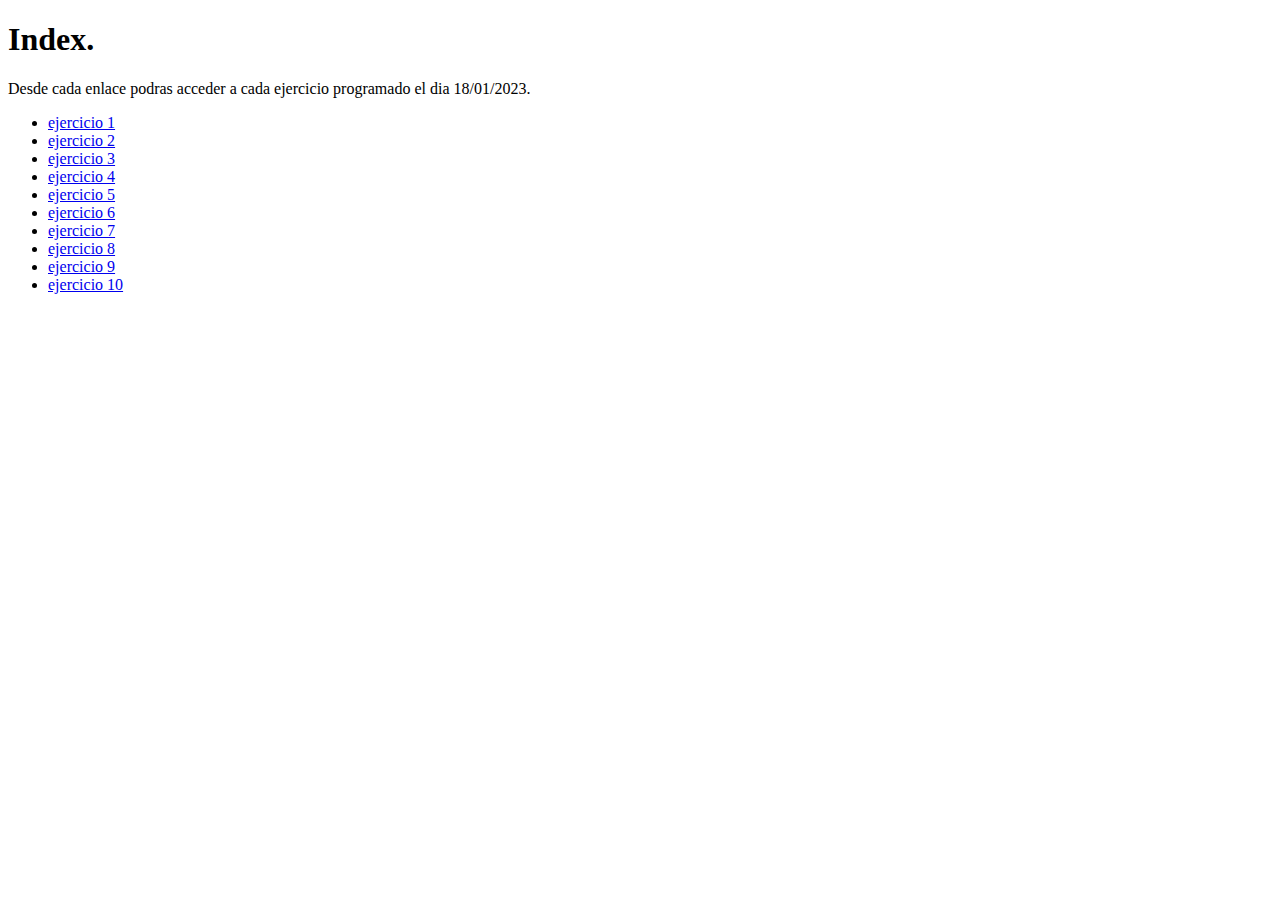
<file: index.html>
<!DOCTYPE html>
<html lang="en">
<head>
    <meta charset="UTF-8">
    <meta http-equiv="X-UA-Compatible" content="IE=edge">
    <meta name="viewport" content="width=device-width, initial-scale=1.0">
    <title>Index</title>
</head>
<body>
    <h1>Index.</h1>
    <p>Desde cada enlace podras acceder a cada ejercicio programado el dia 18/01/2023.</p>
    <ul>
        <li><a href="./deportes/donde2.html">ejercicio 1</a></li>
        <li><a href="./deportes/instalaciones.html">ejercicio 2</a></li>
        <li><a href="./deportes/tabla4.html">ejercicio 3</a></li>
        <li><a href="./deportes/pingüinos.html">ejercicio 4</a></li>
        <li><a href="./deportes/lista.html">ejercicio 5</a></li>
        <li><a href="./deportes/tabla6.html">ejercicio 6</a></li>
        <li><a href="./deportes/ejercicio7.html">ejercicio 7</a></li>
        <li><a href="./deportes/ejercicio8.html">ejercicio 8</a></li>
        <li><a href="./deportes/ejercicio9.html">ejercicio 9</a></li>
        <li><a href="./deportes/ejercicio10.html">ejercicio 10</a></li>
        
    </ul>
</body>
</html>
</file>
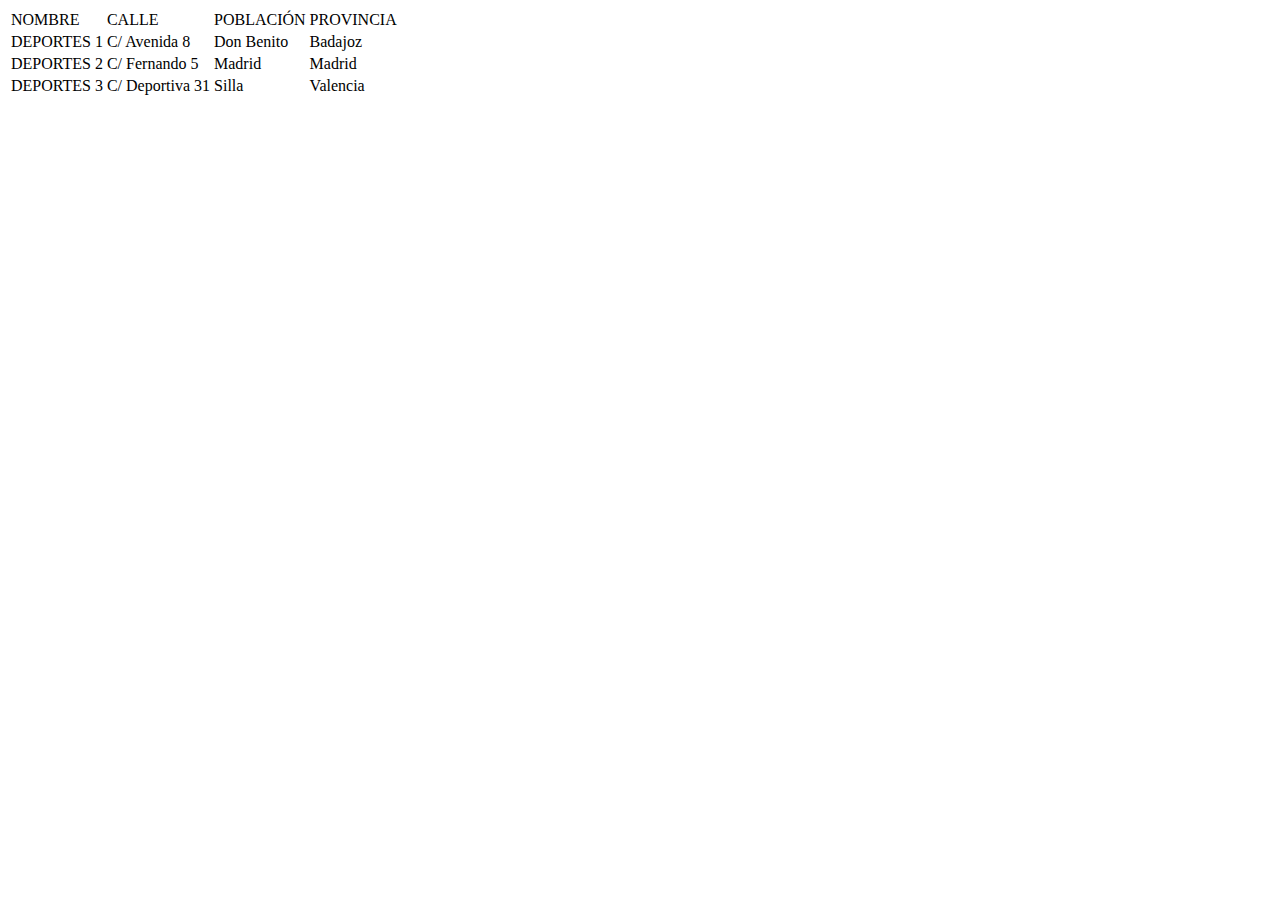
<file: deportes/donde.html>
<!DOCTYPE html>
<html lang="en">
<head>
    <meta charset="UTF-8">
    <meta http-equiv="X-UA-Compatible" content="IE=edge">
    <meta name="viewport" content="width=device-width, initial-scale=1.0">
    <title>Reto11</title>
</head>
<body>
    <table id="reto1">
        <tr>
            <td>NOMBRE</td>
            <td>CALLE</td>
            <td>POBLACIÓN</td>
            <td>PROVINCIA</td>
        </tr>
        <tr>
            <td>DEPORTES 1</td>
            <td>C/ Avenida 8</td>
            <td>Don Benito</td>
            <td>Badajoz</td>
        </tr>
        <tr>
            <td>DEPORTES 2</td>
            <td>C/ Fernando 5</td>
            <td>Madrid</td>
            <td>Madrid</td>
        </tr>
        <tr>
            <td>DEPORTES 3</td>
            <td>C/ Deportiva 31</td>
            <td>Silla</td>
            <td>Valencia</td>
        </tr>
    </table>

    
</body>
</html>
</file>
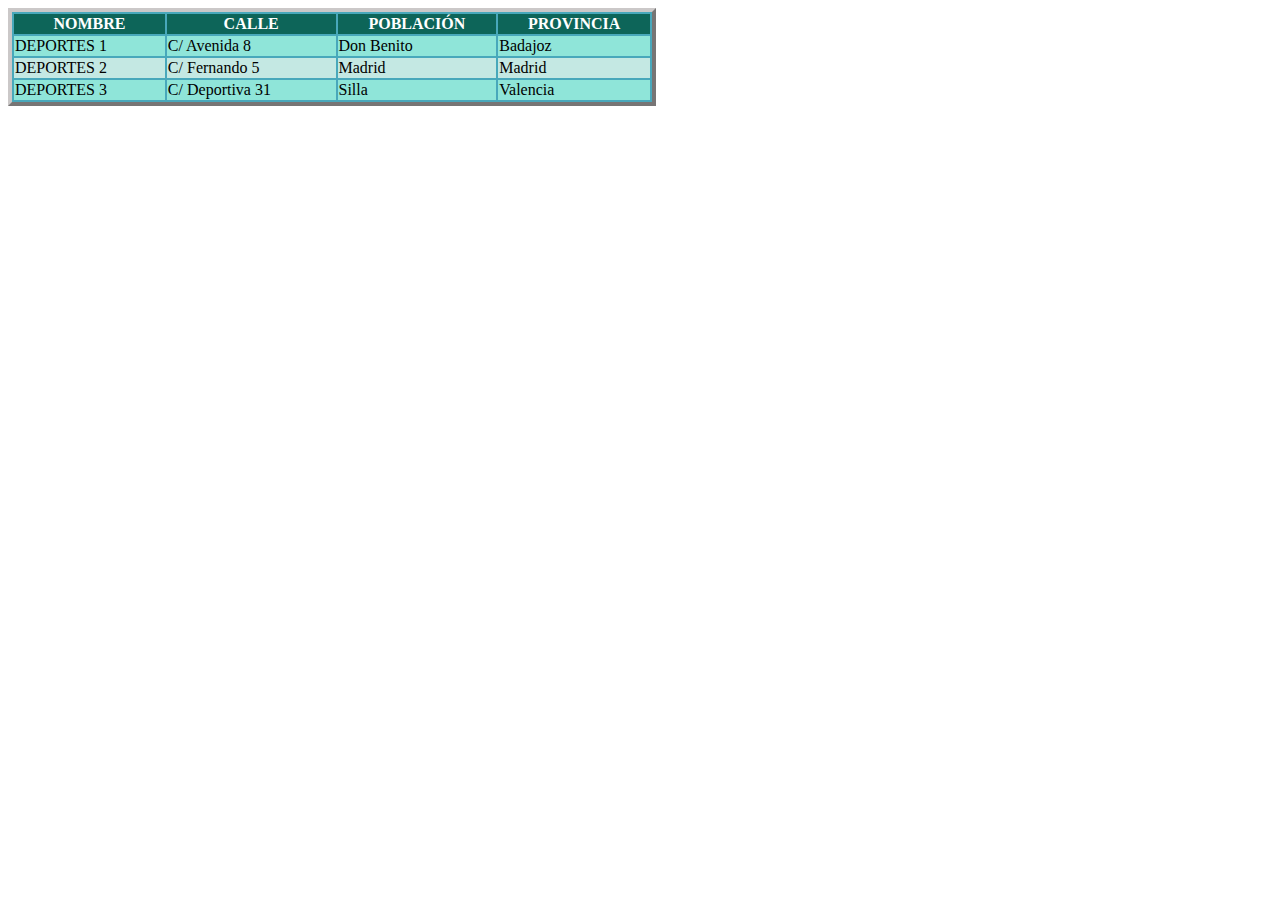
<file: deportes/donde2.html>
<!DOCTYPE html>
<html lang="en">
<head>
    <meta charset="UTF-8">
    <meta http-equiv="X-UA-Compatible" content="IE=edge">
    <meta name="viewport" content="width=device-width, initial-scale=1.0">
    <link rel="stylesheet" href="../css/style.css">    
    <title>Reto11</title>
</head>
<body>
<div class="principal">
    <table id="reto1">
        <tr>
            <th>NOMBRE</th>
            <th>CALLE</th>
            <th>POBLACIÓN</th>
            <th>PROVINCIA</th>
        </tr>
        <tr>
            <td>DEPORTES 1</td>
            <td>C/ Avenida 8</td>
            <td>Don Benito</td>
            <td>Badajoz</td>
        </tr>
        <tr>
            <td class="row">DEPORTES 2</td>
            <td class="row">C/ Fernando 5</td>
            <td class="row">Madrid</td>
            <td class="row">Madrid</td>
        </tr>
        <tr>
            <td>DEPORTES 3</td>
            <td>C/ Deportiva 31</td>
            <td>Silla</td>
            <td>Valencia</td>
        </tr>
    </table>
</div>
</body>
</html>
</file>
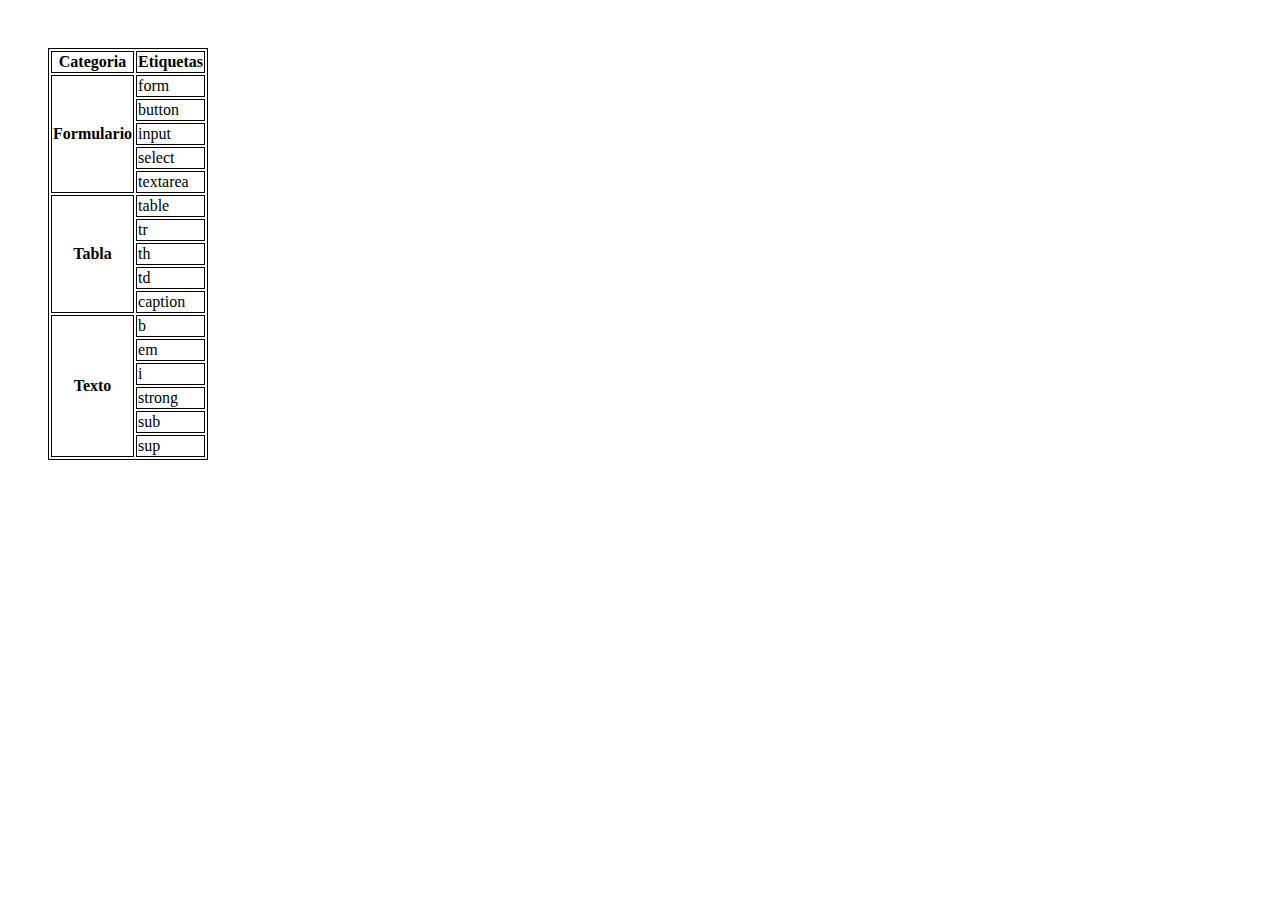
<file: deportes/ejercicio10.html>
<!DOCTYPE html>
<html lang="en">
<head>
    <meta charset="UTF-8">
    <meta http-equiv="X-UA-Compatible" content="IE=edge">
    <meta name="viewport" content="width=device-width, initial-scale=1.0">
    <link rel="stylesheet" href="../css/ejercicio9.css" type="text/css">
    <title>Ejercicio10</title>
</head>
<body>
    <div class="contenedor">
        <table>
            <tr>
                <th class="centro">Categoria</th>
                <th class="centro">Etiquetas</th>
            </tr>
            <tr>
                <th class="centro" rowspan="5">Formulario</th>
                <td>form</td>
            </tr>
            <tr>
                <td>button</td>
            </tr>
            <tr>
                <td>input</td>
            </tr>
            <tr>
                <td>select</td>
            </tr>
            <tr>
                <td>textarea</td>
            </tr>
            <tr>
                <th class="centro" rowspan="5">Tabla</th>
                <td>table</td>
            </tr>
            <tr>
                <td>tr</td>
            </tr>
            <tr>
                <td>th</td>
            </tr>
            <tr>
                <td>td</td>
            </tr>
            <tr>
                <td>caption</td>
            </tr>
            <tr>
                <th class="centro" rowspan="6">Texto</th>
                <td>b</td>
            </tr>
            <tr>
                <td>em</td>
            </tr>
            <tr>
                <td>i</td>
            </tr>
            <tr>
                <td>strong</td>
            </tr>
            <tr>
                <td>sub</td>
            </tr>
            <tr>
                <td>sup</td>
            </tr>
            
        </table>
    </div>
    
</body>
</html>
</file>
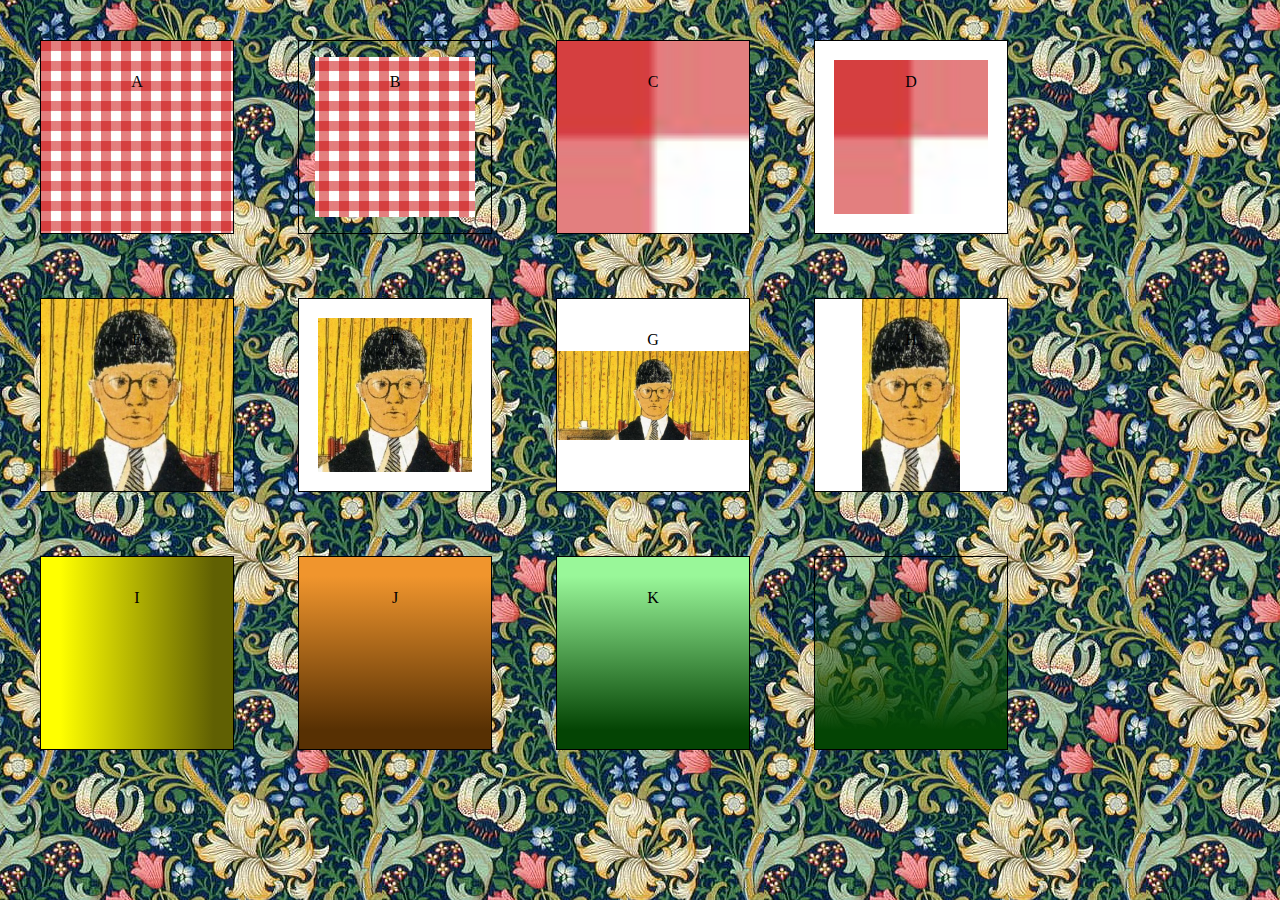
<file: deportes/ejercicio7.html>
<!DOCTYPE html>
<html lang="en">
<head>
    <meta charset="UTF-8">
    <meta http-equiv="X-UA-Compatible" content="IE=edge">
    <meta name="viewport" content="width=device-width, initial-scale=1.0">
    <link rel="stylesheet" href="../css/ejercicio7.css" type="text/css">
    <title>Ejercicio7</title>
</head>
<body>
    <div id="contenedor"> 
        <div id="A" class="foto"><p>A</p></div>
        <div id="B" class="foto"><p>B</p></div>
        <div id="C" class="foto"><p>C</p></div>
        <div id="D" class="foto"><p>D</p></div>
        <div id="E" class="foto"><p>E</p></div>
        <div id="F" class="foto"><p>F</p></div>
        <div id="G" class="foto"><p>G</p></div>
        <div id="H" class="foto"><p>H</p></div>
        <div id="I" class="foto"><p>I</p></div>
        <div id="J" class="foto"><p>J</p></div>
        <div id="K" class="foto"><p>K</p></div>
        <div id="L" class="foto"><p>L</p></div>
    </div>
</body>
</html>
</file>
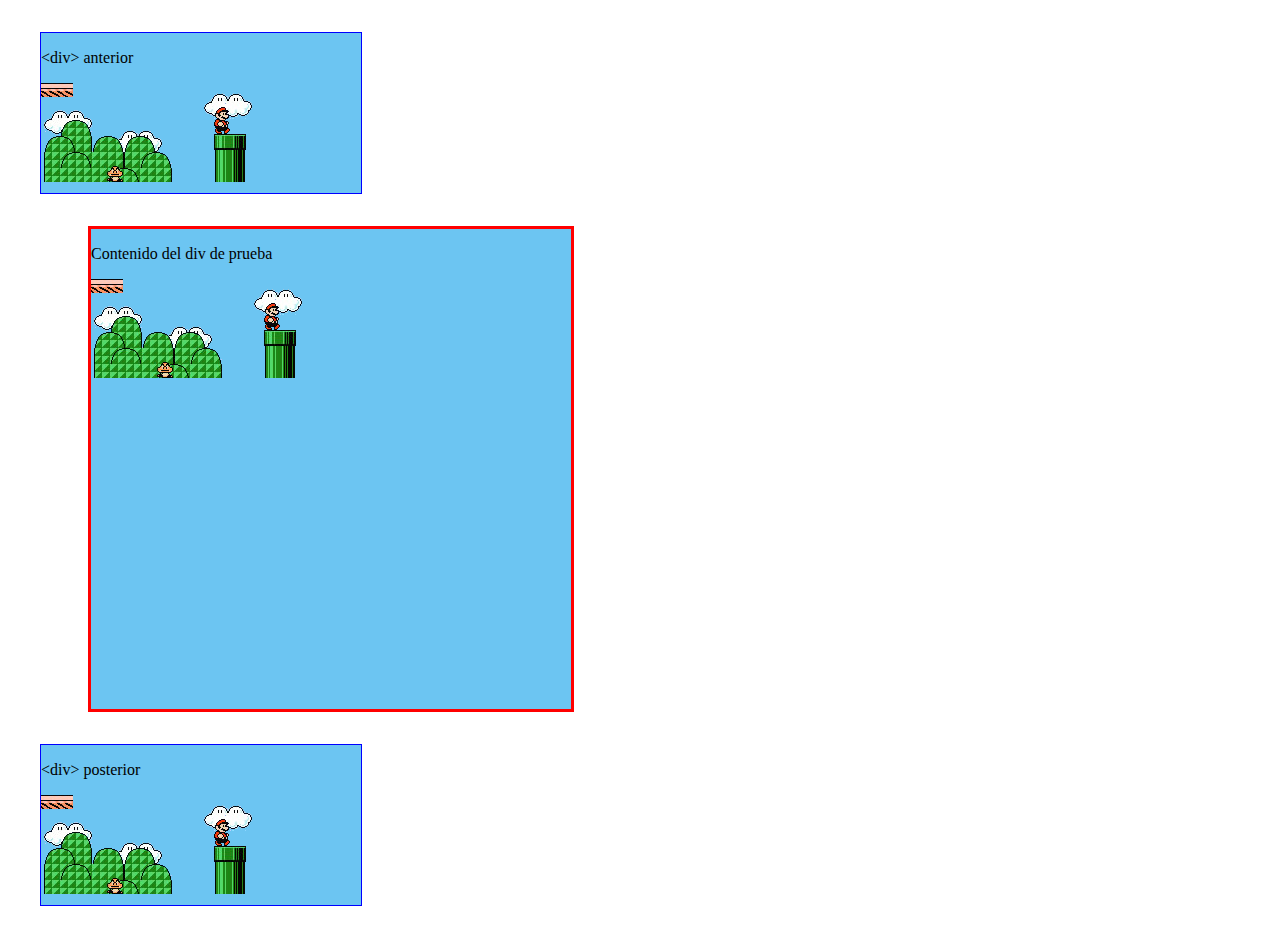
<file: deportes/ejercicio8.html>
<!DOCTYPE html>
<html lang="en">
<head>
    <meta charset="UTF-8">
    <meta http-equiv="X-UA-Compatible" content="IE=edge">
    <meta name="viewport" content="width=device-width, initial-scale=1.0">
    <link rel="stylesheet" href="../css/ejercicio8.css" type="text/css">
    <title>Ejercicio8</title>
</head>
<body>
    <div id="contenedor-principal">
        <div id="superior">
            <p>&lt;div&gt; anterior</p>
            <div class="nubes"><img src="../assets/f03.png" alt="nubes"></div>
            <div class="personaje"><img src="../assets/f02.png" alt="personaje"></div>
            <div class="bajo"><img src="../assets/f01.png" alt="bajo"></div>
        </div>
        <div id="medio">
            <p>Contenido del div de prueba</p>
            <div class="nubes"><img src="../assets/f03.png" alt="nubes"></div>
            <div class="personaje"><img src="../assets/f02.png" alt="personaje"></div>
            <div class="bajo"><img src="../assets/f01.png" alt="bajo"></div>
        </div>
        <div id="inferior" >
            <p>&lt;div&gt; posterior</p>
            <div class="nubes"><img src="../assets/f03.png" alt="nubes"></div>
            <div class="personaje"><img src="../assets/f02.png" alt="personaje"></div>
            <div class="bajo"><img src="../assets/f01.png" alt="bajo"></div>
        </div>
    </div>
    
</body>
</html>
</file>
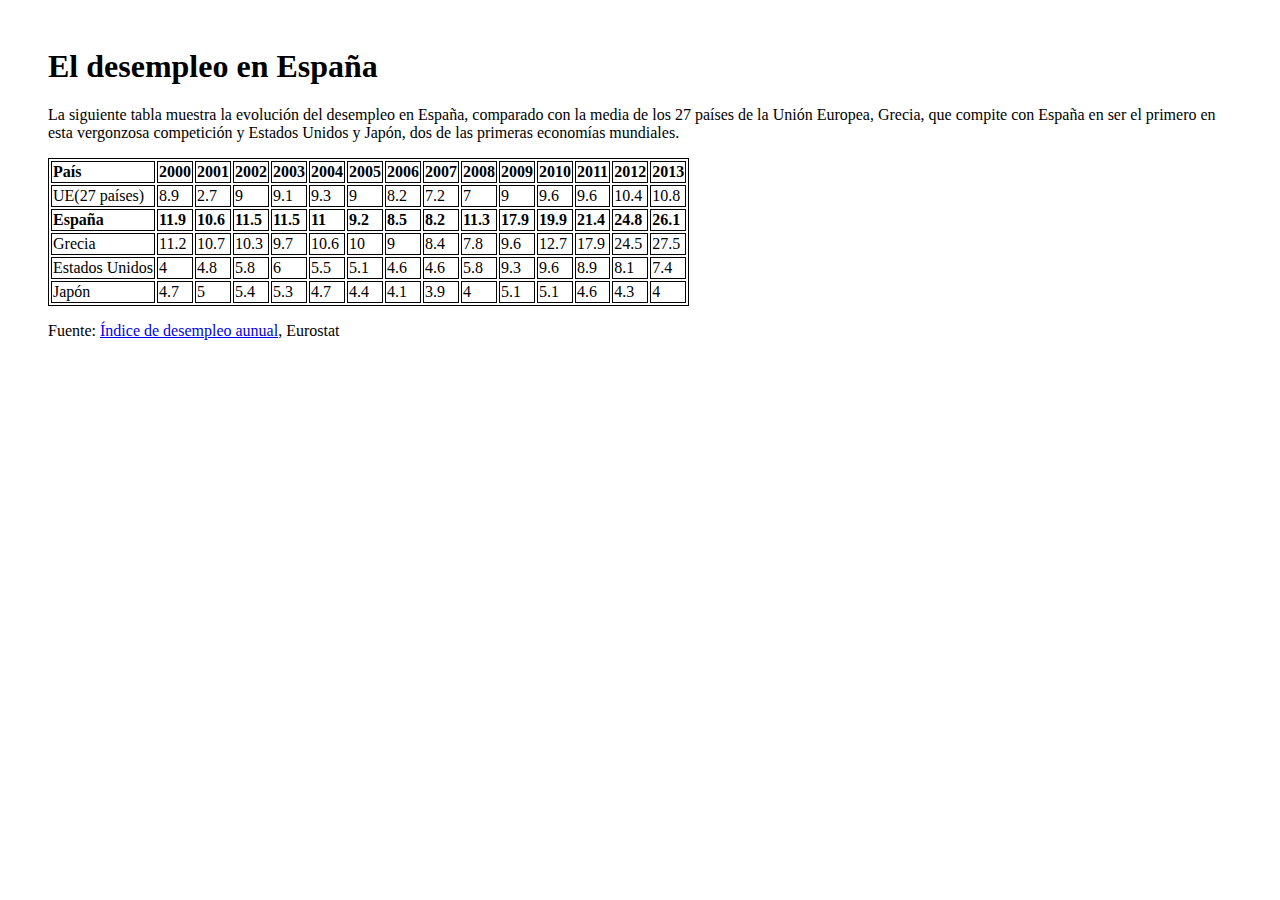
<file: deportes/ejercicio9.html>
<!DOCTYPE html>
<html lang="en">
<head>
    <meta charset="UTF-8">
    <meta http-equiv="X-UA-Compatible" content="IE=edge">
    <meta name="viewport" content="width=device-width, initial-scale=1.0">
    <link rel="stylesheet" href="../css/ejercicio9.css" type="text/css">
    <title>Ejercicio9</title>
</head>
<body>

    <h1>El desempleo en España</h1>
    <p>La siguiente tabla muestra la evolución del desempleo en España, comparado con la media de los 27 países de la Unión Europea, Grecia, que compite con España en ser el primero en esta vergonzosa competición y Estados Unidos y Japón, dos de las primeras economías mundiales.</p>
    <div class="contenedor">
        <table>
            <tr>
                <th>País</th>
                <th>2000</th>
                <th>2001</th>
                <th>2002</th>
                <th>2003</th>
                <th>2004</th>
                <th>2005</th>
                <th>2006</th>
                <th>2007</th>
                <th>2008</th>
                <th>2009</th>
                <th>2010</th>
                <th>2011</th>
                <th>2012</th>
                <th>2013</th>
            </tr>
            <tr>
                <td>UE(27 países)</td>
                <td>8.9</td>
                <td>2.7</td>
                <td>9</td>
                <td>9.1</td>
                <td>9.3</td>
                <td>9</td>
                <td>8.2</td>
                <td>7.2</td>
                <td>7</td>
                <td>9</td>
                <td>9.6</td>
                <td>9.6</td>
                <td>10.4</td>
                <td>10.8</td>
            </tr>
            <tr>
                <th>España</th>
                <th>11.9</th>
                <th>10.6</th>
                <th>11.5</th>
                <th>11.5</th>
                <th>11</th>
                <th>9.2</th>
                <th>8.5</th>
                <th>8.2</th>
                <th>11.3</th>
                <th>17.9</th>
                <th>19.9</th>
                <th>21.4</th>
                <th>24.8</th>
                <th>26.1</th>
            </tr>
            <tr>
                <td>Grecia</td>
                <td>11.2</td>
                <td>10.7</td>
                <td>10.3</td>
                <td>9.7</td>
                <td>10.6</td>
                <td>10</td>
                <td>9</td>
                <td>8.4</td>
                <td>7.8</td>
                <td>9.6</td>
                <td>12.7</td>
                <td>17.9</td>
                <td>24.5</td>
                <td>27.5</td>
            </tr>
            <tr>
                <td>Estados Unidos</td>
                <td>4</td>
                <td>4.8</td>
                <td>5.8</td>
                <td>6</td>
                <td>5.5</td>
                <td>5.1</td>
                <td>4.6</td>
                <td>4.6</td>
                <td>5.8</td>
                <td>9.3</td>
                <td>9.6</td>
                <td>8.9</td>
                <td>8.1</td>
                <td>7.4</td>
            </tr>
            <tr>
                <td>Japón</td>
                <td>4.7</td>
                <td>5</td>
                <td>5.4</td>
                <td>5.3</td>
                <td>4.7</td>
                <td>4.4</td>
                <td>4.1</td>
                <td>3.9</td>
                <td>4</td>
                <td>5.1</td>
                <td>5.1</td>
                <td>4.6</td>
                <td>4.3</td>
                <td>4</td>
            </tr>
        </table>
        
        <p>Fuente: <a href="#" >Índice de desempleo aunual</a>, Eurostat </p>
    </div>
</body>
</html>
</file>
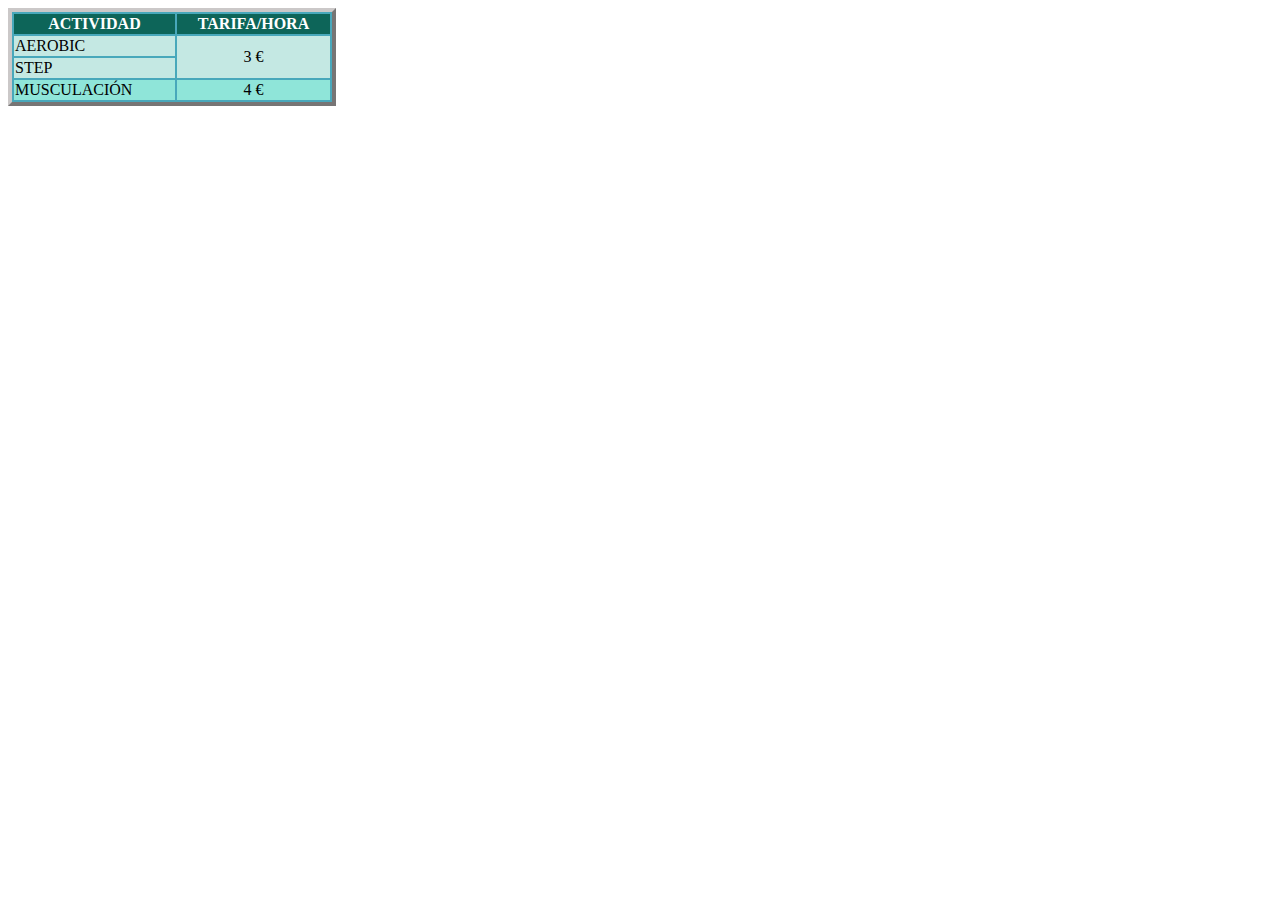
<file: deportes/instalaciones.html>
<!DOCTYPE html>
<html lang="en">
<head>
    <meta charset="UTF-8">
    <meta http-equiv="X-UA-Compatible" content="IE=edge">
    <meta name="viewport" content="width=device-width, initial-scale=1.0">
    <link rel="stylesheet" href="../css/style.css" type="text/css">
    <link rel="stylesheet" href="../css/instalacion.css" type="text/css">
    <title>Reto12</title>
</head>
<body>
    <div class="contenedor">
        <table id="reto2">
            <tr>
                <th>ACTIVIDAD</th>
                <th>TARIFA/HORA</th>
            </tr>
            <tr>
                <td class="row">AEROBIC</td>
                <td class="row" id="precio" rowspan="2">3 €</td>
            </tr>
            <tr>
                <td class="row">STEP</td>
            </tr>
            <tr>
                <td>MUSCULACIÓN</td>
                <td id="precio">4 €</td>
            </tr>
        </table>
    </div>
    
</body>
</html>
</file>
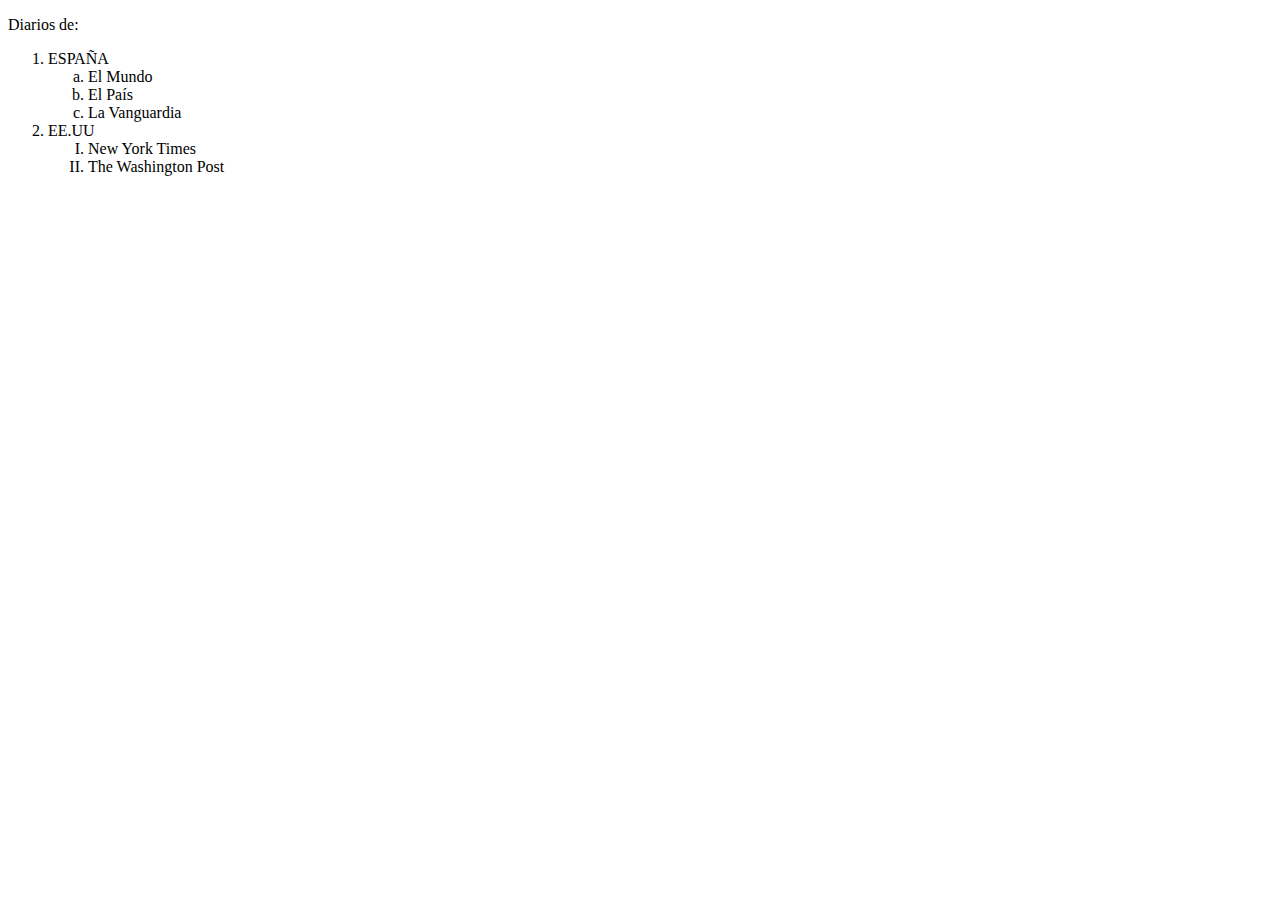
<file: deportes/lista.html>
<!DOCTYPE html>
<html lang="en">
<head>
    <meta charset="UTF-8">
    <meta http-equiv="X-UA-Compatible" content="IE=edge">
    <meta name="viewport" content="width=device-width, initial-scale=1.0">
    <title>Lista Ordenada</title>
</head>
<body>
    <p>Diarios de:</p>
    <ol>
        <li>ESPAÑA
            <ol type="a">
                <li>El Mundo</li>
                <li>El País</li>
                <li>La Vanguardia</li>
            </ol>
        </li>
        <li>EE.UU
            <ol type="I">
                <li>New York Times</li>
                <li>The Washington Post</li>
            </ol>
        </li>
    </ol>
    
</body>
</html>
</file>
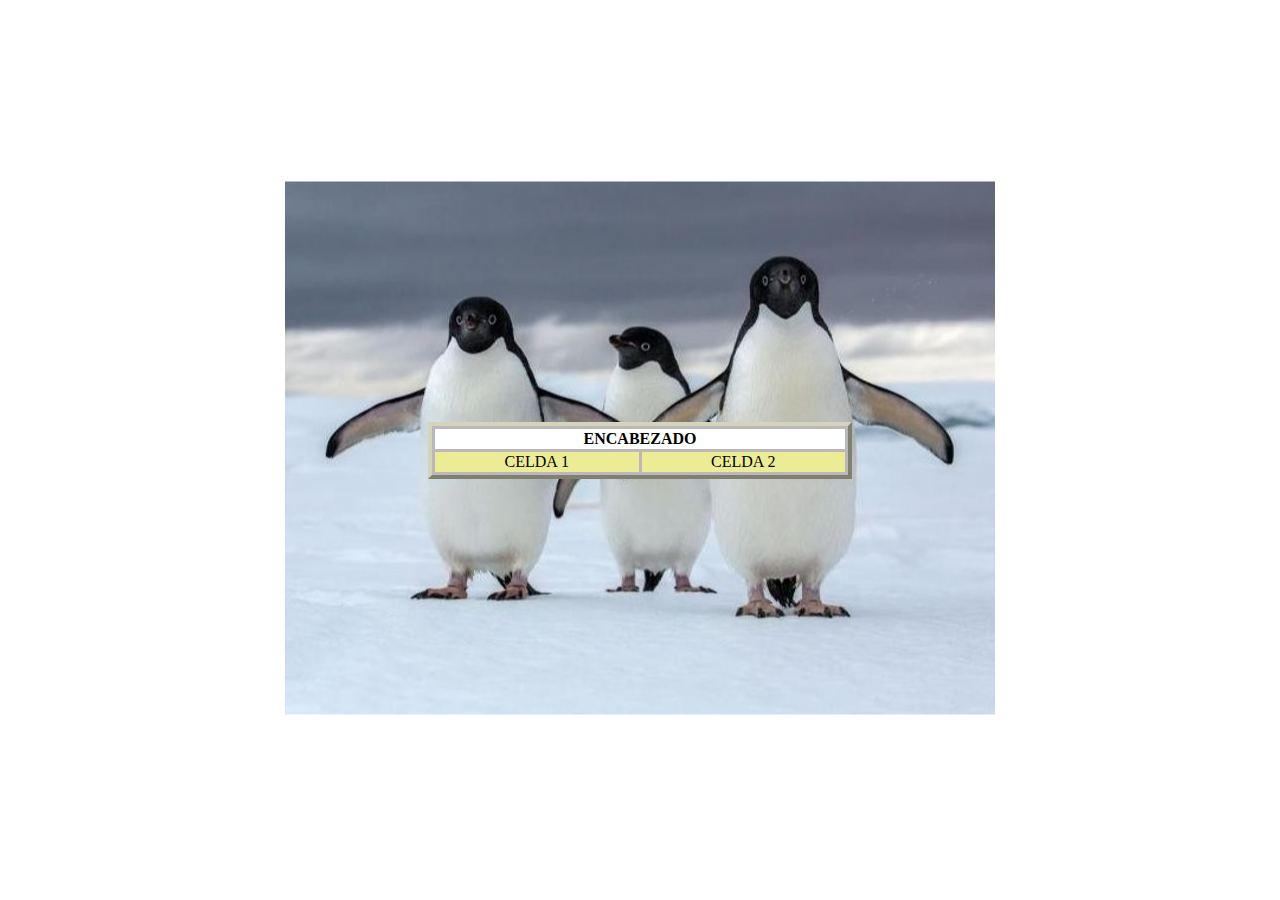
<file: deportes/pingüinos.html>
<!DOCTYPE html>
<html lang="en">
<head>
    <meta charset="UTF-8">
    <meta http-equiv="X-UA-Compatible" content="IE=edge">
    <meta name="viewport" content="width=device-width, initial-scale=1.0">
    <link rel="stylesheet" href="../css/pingüinos.css">
    <title>Reto4</title>
</head>
<body>
    <div class="contenedor-1">
        <img src="../assets/pingüinos.jpg" alt="pingüinos">

        <div class="contenedor-2">
            <table class="interior">
                <tr>
                    <th colspan="2">ENCABEZADO</th>
                </tr>
                <tr>
                    <td>CELDA 1</td>
                    <td>CELDA 2</td>
                </tr>
            </table>
        </div>
    </div>
    
    
</body>
</html>
</file>
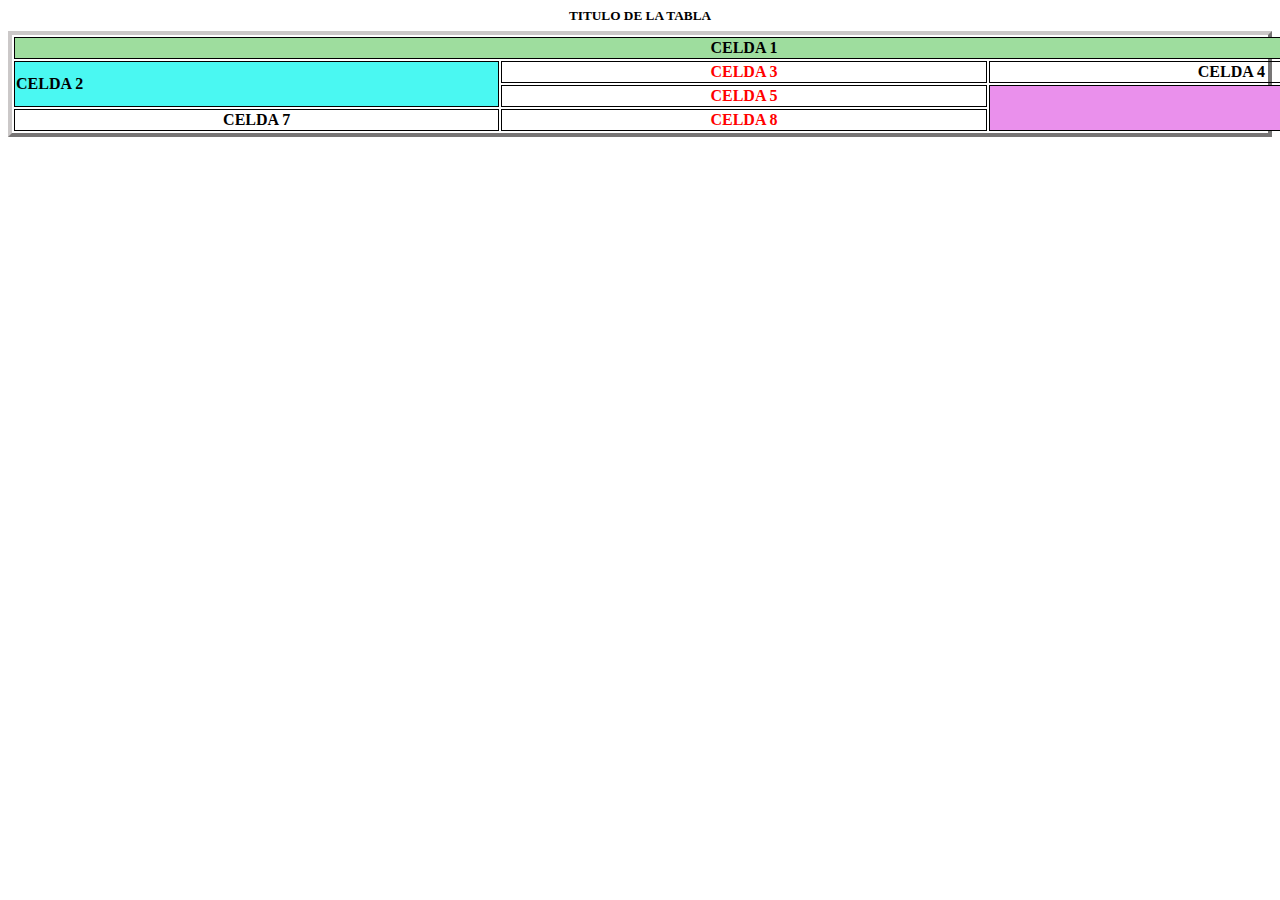
<file: deportes/tabla4.html>
<!DOCTYPE html>
<html lang="en">
<head>
    <meta charset="UTF-8">
    <meta http-equiv="X-UA-Compatible" content="IE=edge">
    <meta name="viewport" content="width=device-width, initial-scale=1.0">
    <link rel="stylesheet" href="../css/tabla4.css" type="text/css">
    <title>Reto4</title>
</head>
<body>
    <h5>TITULO DE LA TABLA</h5>
    <div class="caja1">
        <table class="reto4">
            <tr>
                <th id="celda1" colspan="3">CELDA 1</th>
            </tr>
            <tr>
                <th id="celda2" rowspan="2">CELDA 2</th>
                <th>CELDA 3</th>
                <th class="comun-celda">CELDA 4</th>
            </tr>
            <tr>
                <th>CELDA 5</th>
                <th id="celda6" rowspan="2">CELDA 6</th>
            </tr>
            <tr>
                <th class="comun-celda">CELDA 7</th>
                <th>CELDA 8</th>
            </tr>
        </table>
    </div>
    
</body>
</html>
</file>
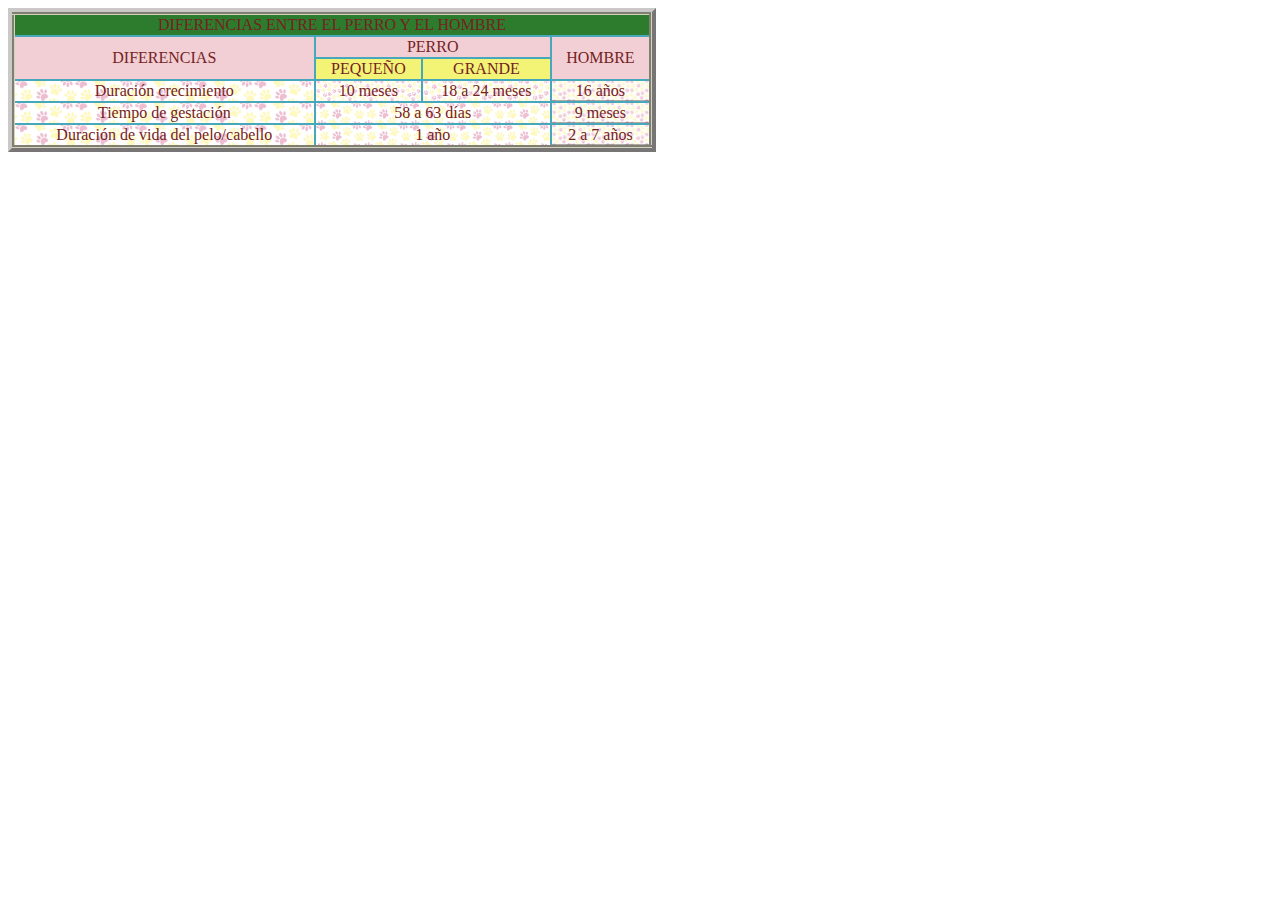
<file: deportes/tabla6.html>
<!DOCTYPE html>
<html lang="en">
<head>
    <meta charset="UTF-8">
    <meta http-equiv="X-UA-Compatible" content="IE=edge">
    <meta name="viewport" content="width=device-width, initial-scale=1.0">
    <link rel="stylesheet" href="../css/tabla6.css">
    <link rel="stylesheet" href="../css/style.css">
    
    <title>Tabla6</title>
</head>
<body>
    <div class="principal">
    <table id="reto1">
        <tr>
            <td id="verde" colspan="4">DIFERENCIAS ENTRE EL PERRO Y EL HOMBRE</td>
        </tr>
        <tr>
            <td class="rosa" rowspan="2">DIFERENCIAS</td>
            <td class="rosa" colspan="2">PERRO</td>
            <td class="rosa" rowspan="2">HOMBRE</td>
        </tr>
        <tr>
            <td class="amarillo">PEQUEÑO</td>
            <td class="amarillo">GRANDE</td>
        </tr>
        <tr>
            <td class="fondo">Duración crecimiento</td>
            <td class="fondo">10 meses</td>
            <td class="fondo">18 a 24 meses</td>
            <td class="fondo">16 años</td>
        </tr>
        <tr>
            <td class="fondo">Tiempo de gestación</td>
            <td class="fondo" colspan="2">58 a 63 días</td>   
            <td class="fondo">9 meses</td>
        </tr>
        <tr>
            <td class="fondo">Duración de vida del pelo/cabello</td>
            <td class="fondo" colspan="2">1 año</td>
            <td class="fondo">2 a 7 años</td>
        </tr>
    </table>
    </div>
    
</body>
</html>
</file>
<file: css/style.css>
.principal{
    border: 0.3em outset rgb(203, 200, 200);
    width: 40em;
}
#reto1{
    width: 40em;
    border-collapse: collapse;
}

th{
    border: 0.18em solid rgb(72, 168, 187);
    justify-content: center;
    background-color: rgb(13, 101, 89);
    color: white;
}

td{
    background-color: rgb(143, 229, 217);
    border: 0.18em solid rgb(72, 168, 187);
}

.row{
    background-color: rgb(196, 232, 227);
}
</file>
<file: css/ejercicio9.css>
body{
    margin: 3em;
}
th,td{
    border: 0.01em solid black;
    text-align: left;
}

table{
    border: 0.01em solid black;
}

.centro{
    text-align: center;
}
</file>
<file: css/ejercicio7.css>
body{
    background-image: url(../assets/ac.jpg);
}
.foto{
    border: 0.01em solid black;
    width: 10em;
    height: 10em;
    float: left;
    margin: 2em;
    text-align: center;
    padding: 1em;
    
}

#A{
    background-image: url(../assets/back_mantel.jpg);
}

#B{
    background-image: url(../assets/back_mantel.jpg);
    background-clip:content-box;
}

#C{  
    background-image: url(../assets/back_mantel.jpg);
    background-repeat: no-repeat;
    background-size: 100%;
}

#D{
    background-image: url(../assets/back_mantel.jpg);
    background-repeat: no-repeat;
    background-size: 80%;
    background-position: center;
    background-color: white;
}

#E{
    background-image: url(../assets/dh.jpg);
    background-size: 100%;
}

#F{ 
    background-image: url(../assets/dh.jpg);
    background-repeat: no-repeat;
    background-size: 80%;
    background-position: center;
    background-color: white;
}

#G{
    background-image: url(../assets/dh_2.jpg);
    background-repeat: no-repeat;
    background-size:contain;
    background-position: center;
    background-color: white;

}

#H{
    background-image: url(../assets/dh_3.jpg);
    background-repeat: no-repeat;
    background-size:contain;
    background-position: center;
    background-color: white;
}

#I{
    background: linear-gradient(90deg, yellow 10%, rgb(96, 96, 3) 90%);
}

#J{
    background: linear-gradient(180deg, rgb(240, 149, 45) 10%, rgb(87, 48, 3) 90%);
}

#K{
    background: linear-gradient(180deg, rgb(153, 247, 153) 10%, rgb(4, 68, 4) 90%);
}

#L{
    background: linear-gradient(180deg, rgba(251, 252, 251, 0) 10%, rgb(4, 68, 4) 90%);
}
</file>
<file: css/ejercicio8.css>
/*EJERCICIO NO TERMINADO*/
/*#contenedor-principal{
    position: absolute;
}*/
#superior{
    border: 0.1em solid blue;
    background-color: rgb(108, 197, 242);
    width: 20em;
    height: 10em;
    margin: 2em;
}

#medio{
    border: 0.2em solid rgb(255, 0, 0);
    background-color: rgb(108, 197, 242);
    width: 30em;
    height: 30em;
    margin: 2em auto 2em 5em;
}

#inferior{
    border: 0.1em solid blue;
    background-color: rgb(108, 197, 242);
    width: 20em;
    height: 10em;
    margin: 2em;
}

img{
    position: absolute;
}

.nubes {
    z-index: 1;
}
.personajes {
    z-index: 1;
}
.bajo{
    
}
</file>
<file: css/instalacion.css>
.contenedor{
    border: 0.3em outset rgb(203, 200, 200);
    width: 20em;
    
}

#reto2{
    width: 20em;
    border-collapse: collapse;
}

#precio{
    text-align: center;
}
</file>
<file: css/pingüinos.css>
.contenedor-1{
    position: absolute;
    top: 50%;
    left: 50%;
    transform: translate(-50%, -50%);
}

.contenedor-2{
    width: 26em;
    border: 0.3em outset rgb(211, 211, 190);
    position: absolute;
    top: 50%;
    left: 50%;
    transform: translate(-50%, -50%);
}

.interior{
    background-color: white;
    border-collapse: collapse;
    width: 26em; 
}

td{
    border: 0.2em solid rgb(188, 184, 184);
    text-align: center;
    background-color: rgb(236, 236, 151);
}

th{
    text-align: center;
    border: 0.2em solid rgb(188, 184, 184);
}
</file>
<file: css/tabla4.css>
h5{
    text-align: center;
    margin: 0.5em;
}
th{
    border: 0.01em solid black;
    text-align: center;
    justify-content: center;
    color: red;
}
tr{
    width:0vw;
    height: 0vh; 
}

.caja1{
    border: 0.3em outset rgb(203, 200, 200);

}
.reto4{
    border-collapse: separate;
    width: 91.5em;   
}

#celda1{
    background-color: rgb(158, 221, 158);
    color: black;
}

#celda2{
    background-color: rgb(74, 248, 242);
    justify-content: center;
    text-align: left;
    color: black;
}

.comun-celda{
    color: black;
}

#celda6{
    background-color: rgb(234, 144, 236);
    color: black;
    text-align: end;
    vertical-align: bottom;
    
}
</file>
<file: css/tabla6.css>
table{
    color: rgb(117, 34, 34);
    text-align: center;
    border: 0.2em outset rgb(211, 211, 190);
}
#verde{
    background-color: rgb(45, 124, 45);
}

.rosa{
    background-color: rgb(241, 207, 213);
}
.fondo{
    background-image: url(../assets/dog.jpg);
    background-size: 20%;
    background-repeat: repeat-x;
}
.amarillo{
    background-color: rgb(243, 243, 118);
}
</file>
